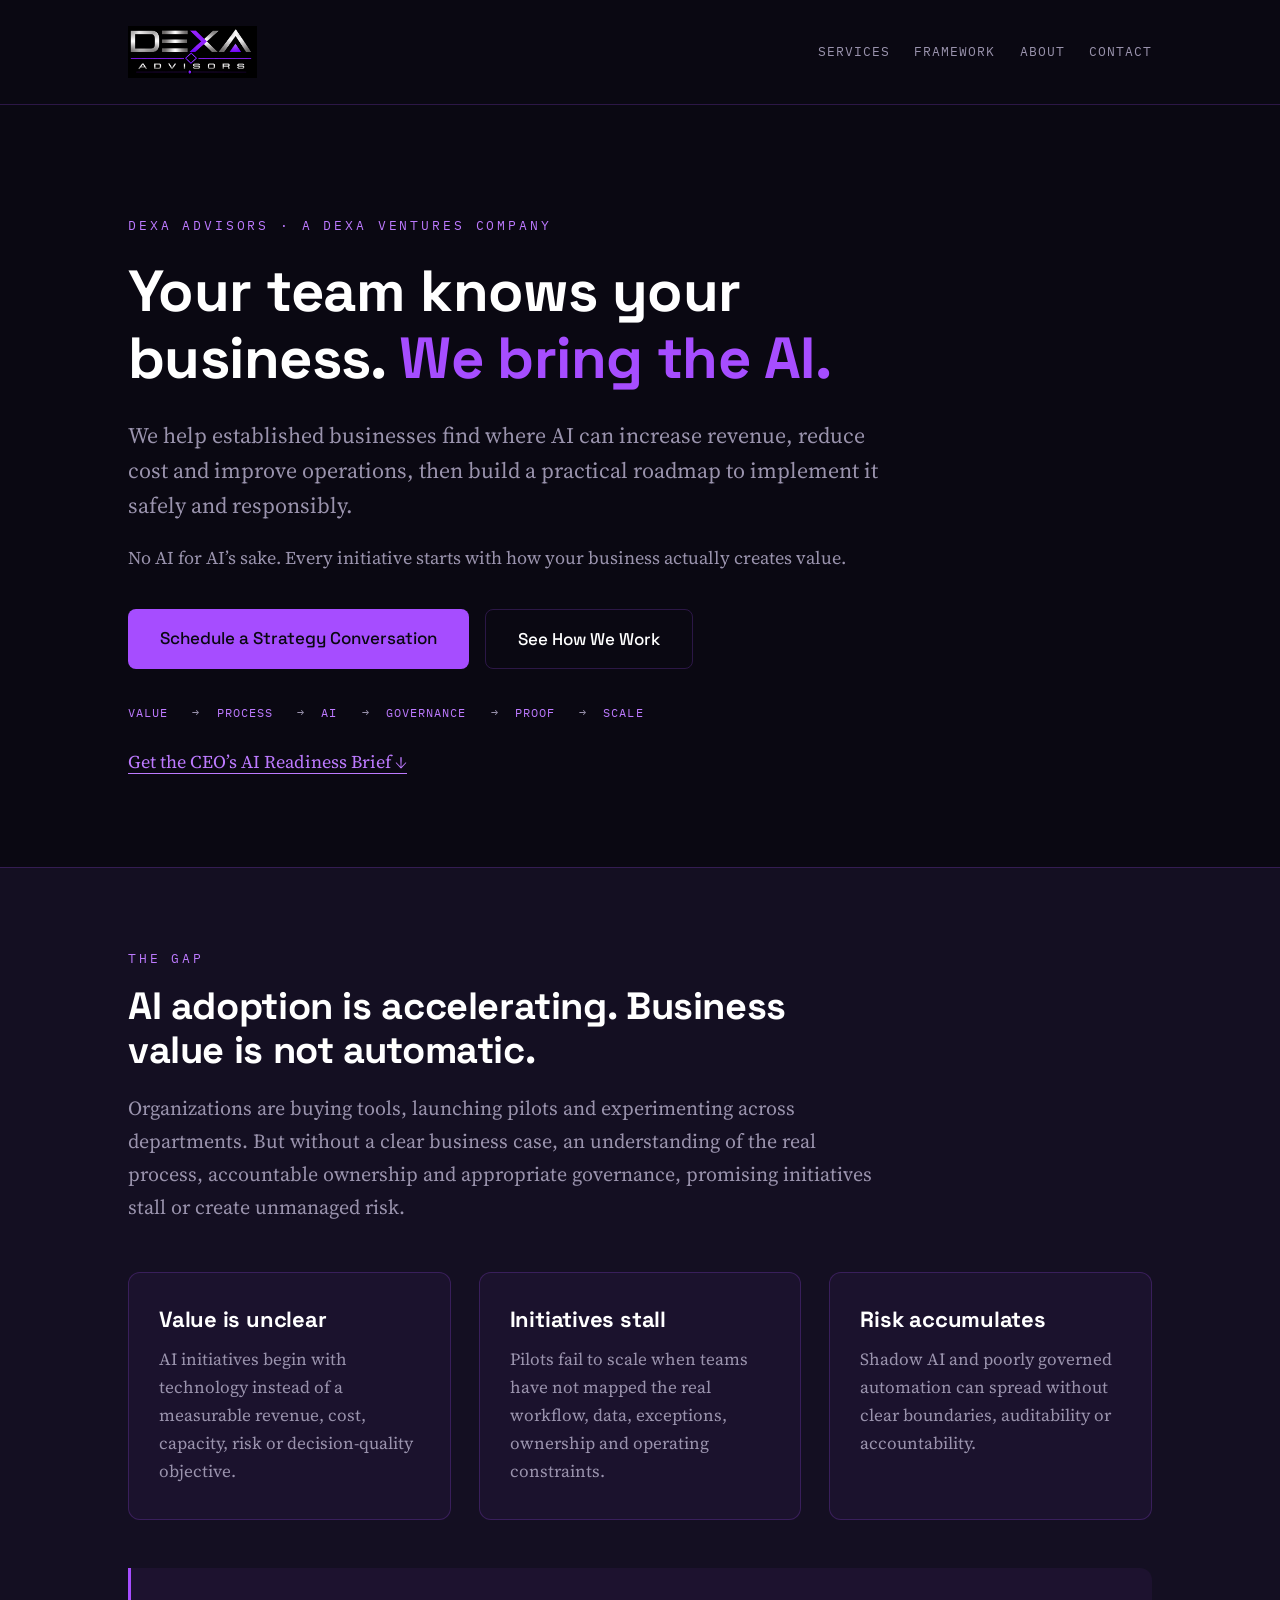
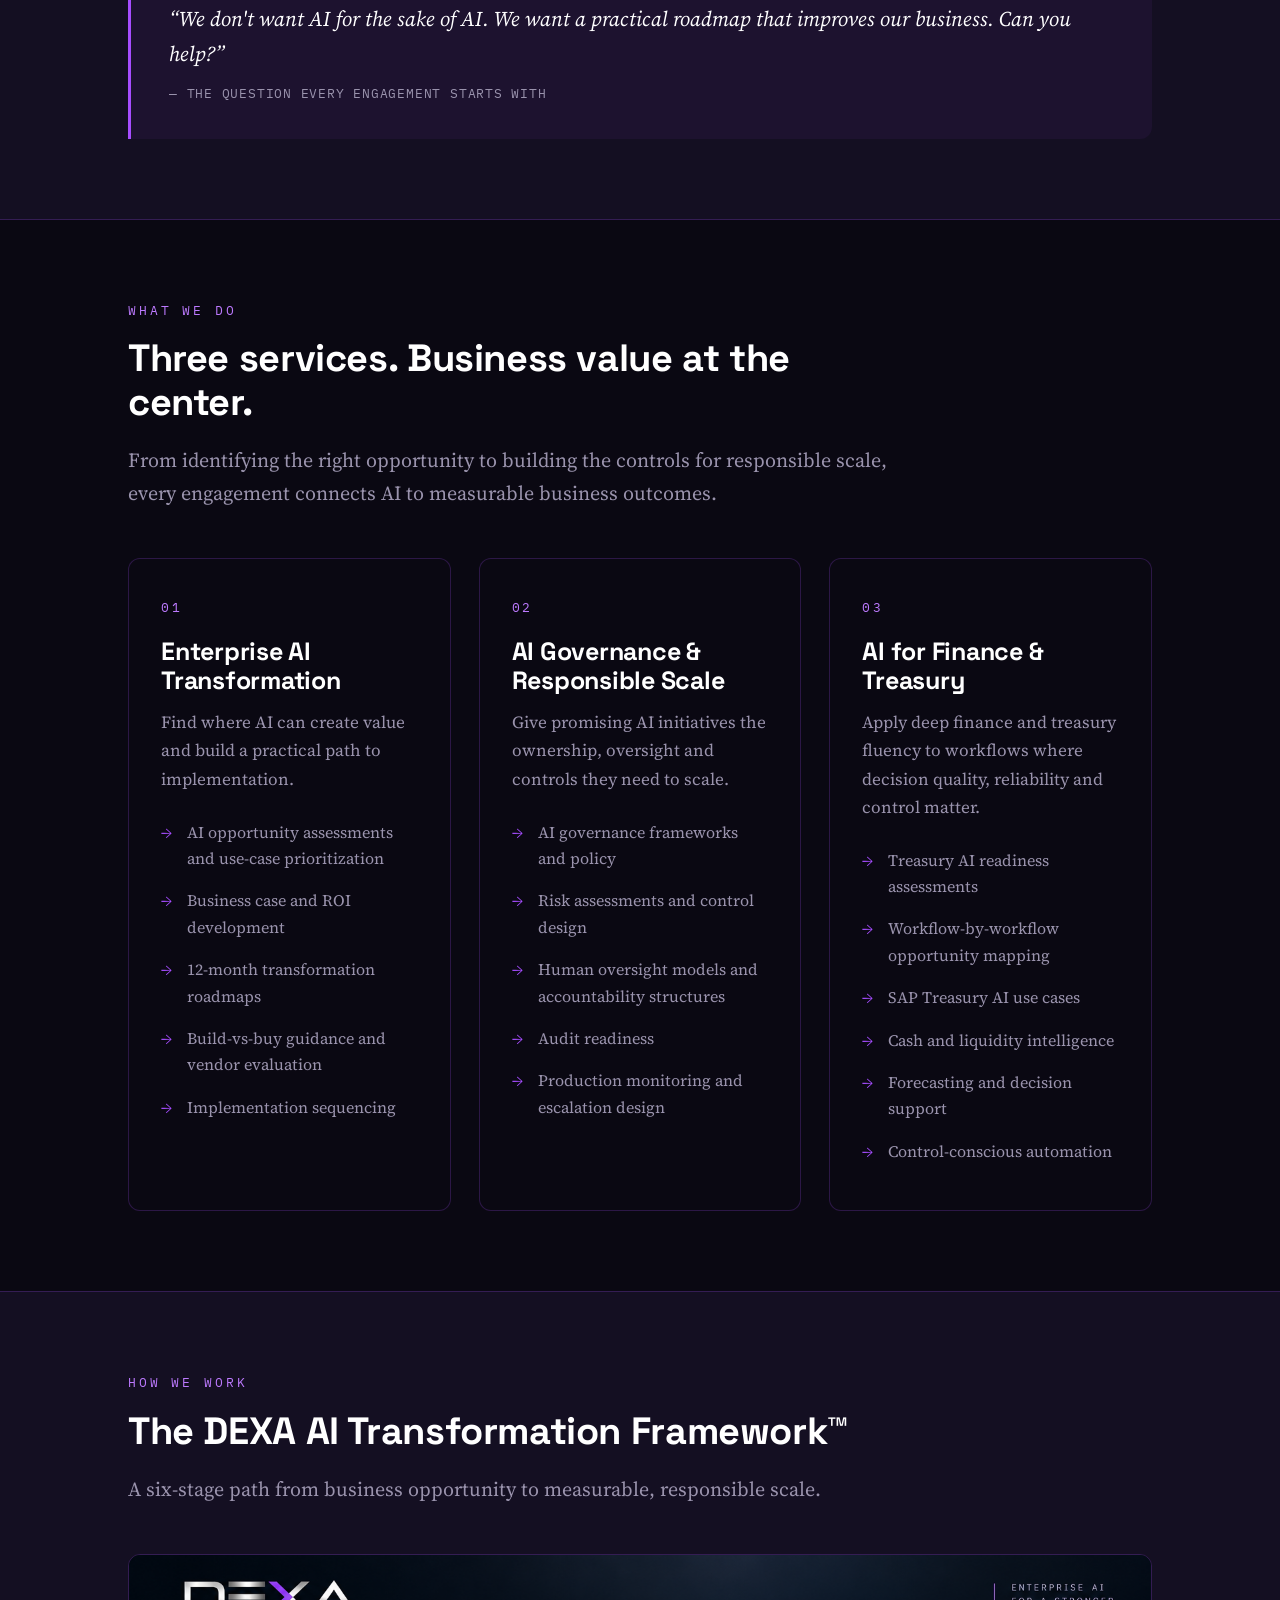
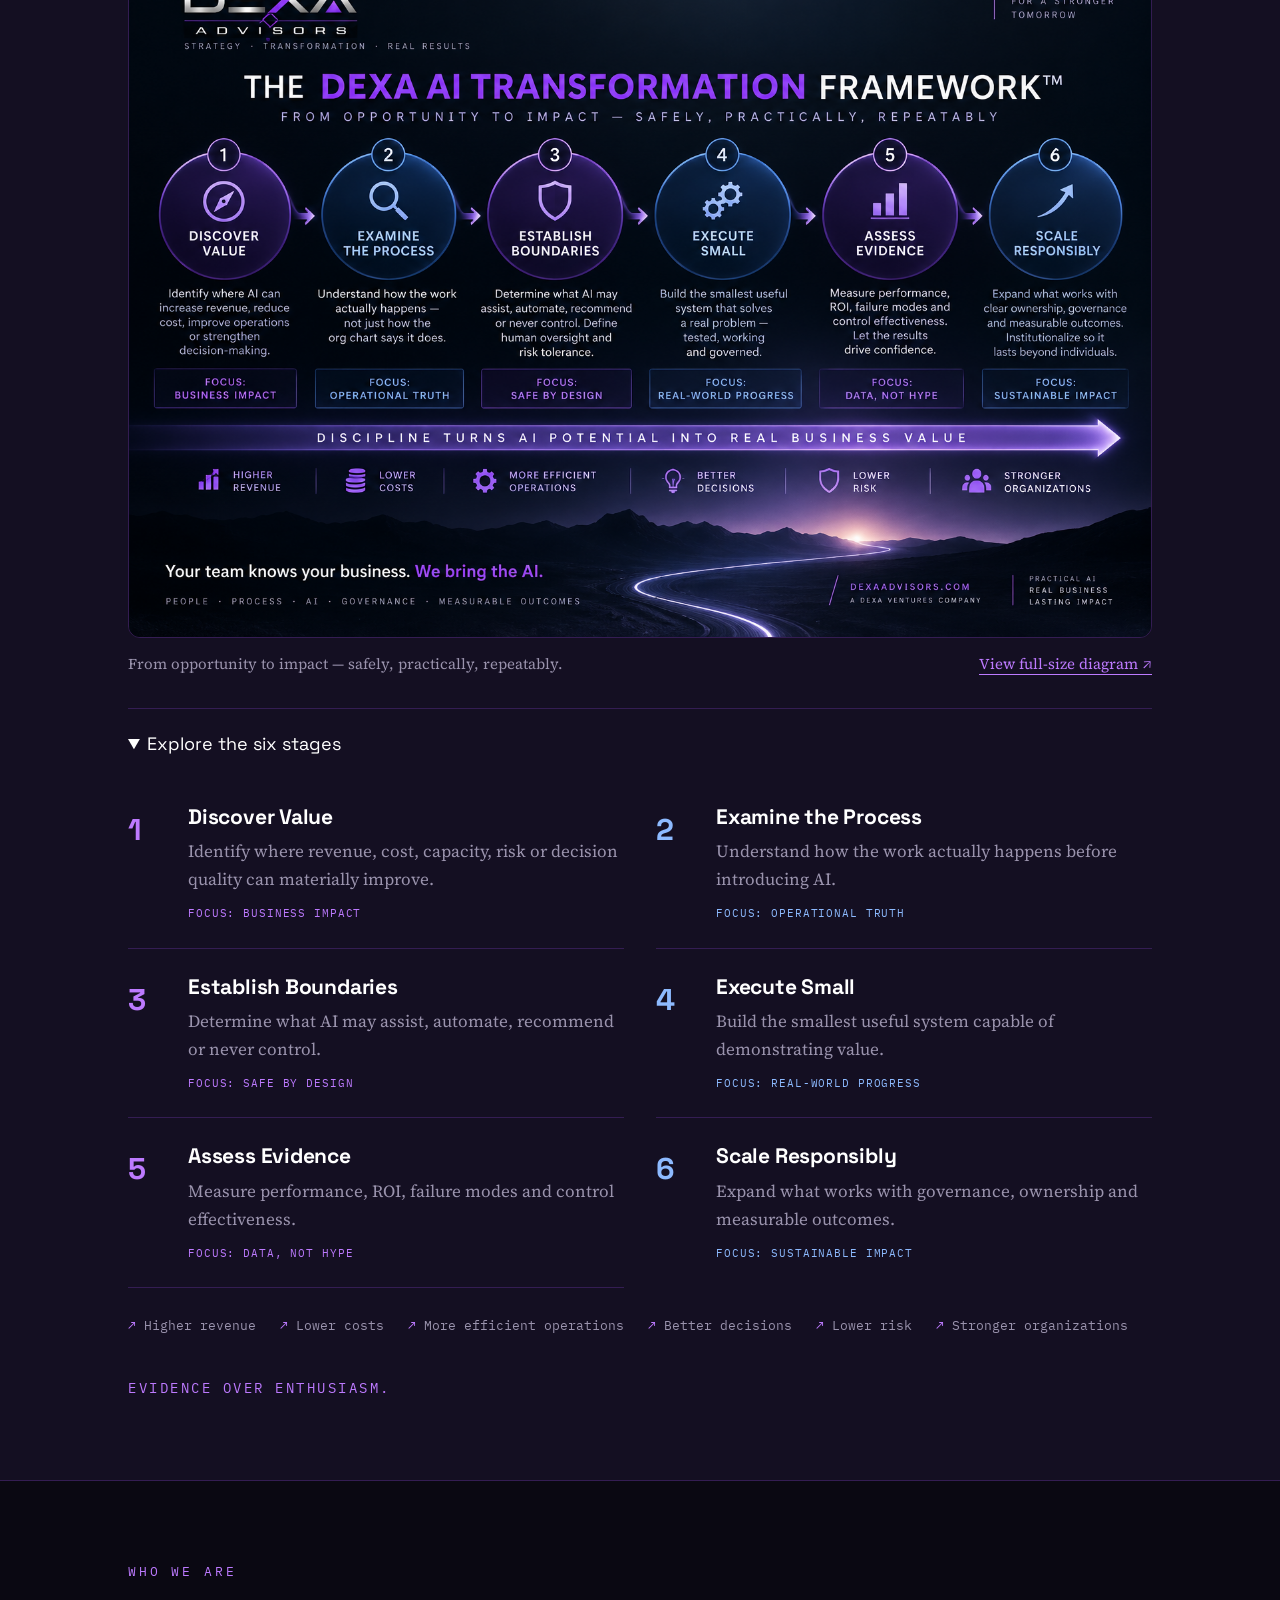
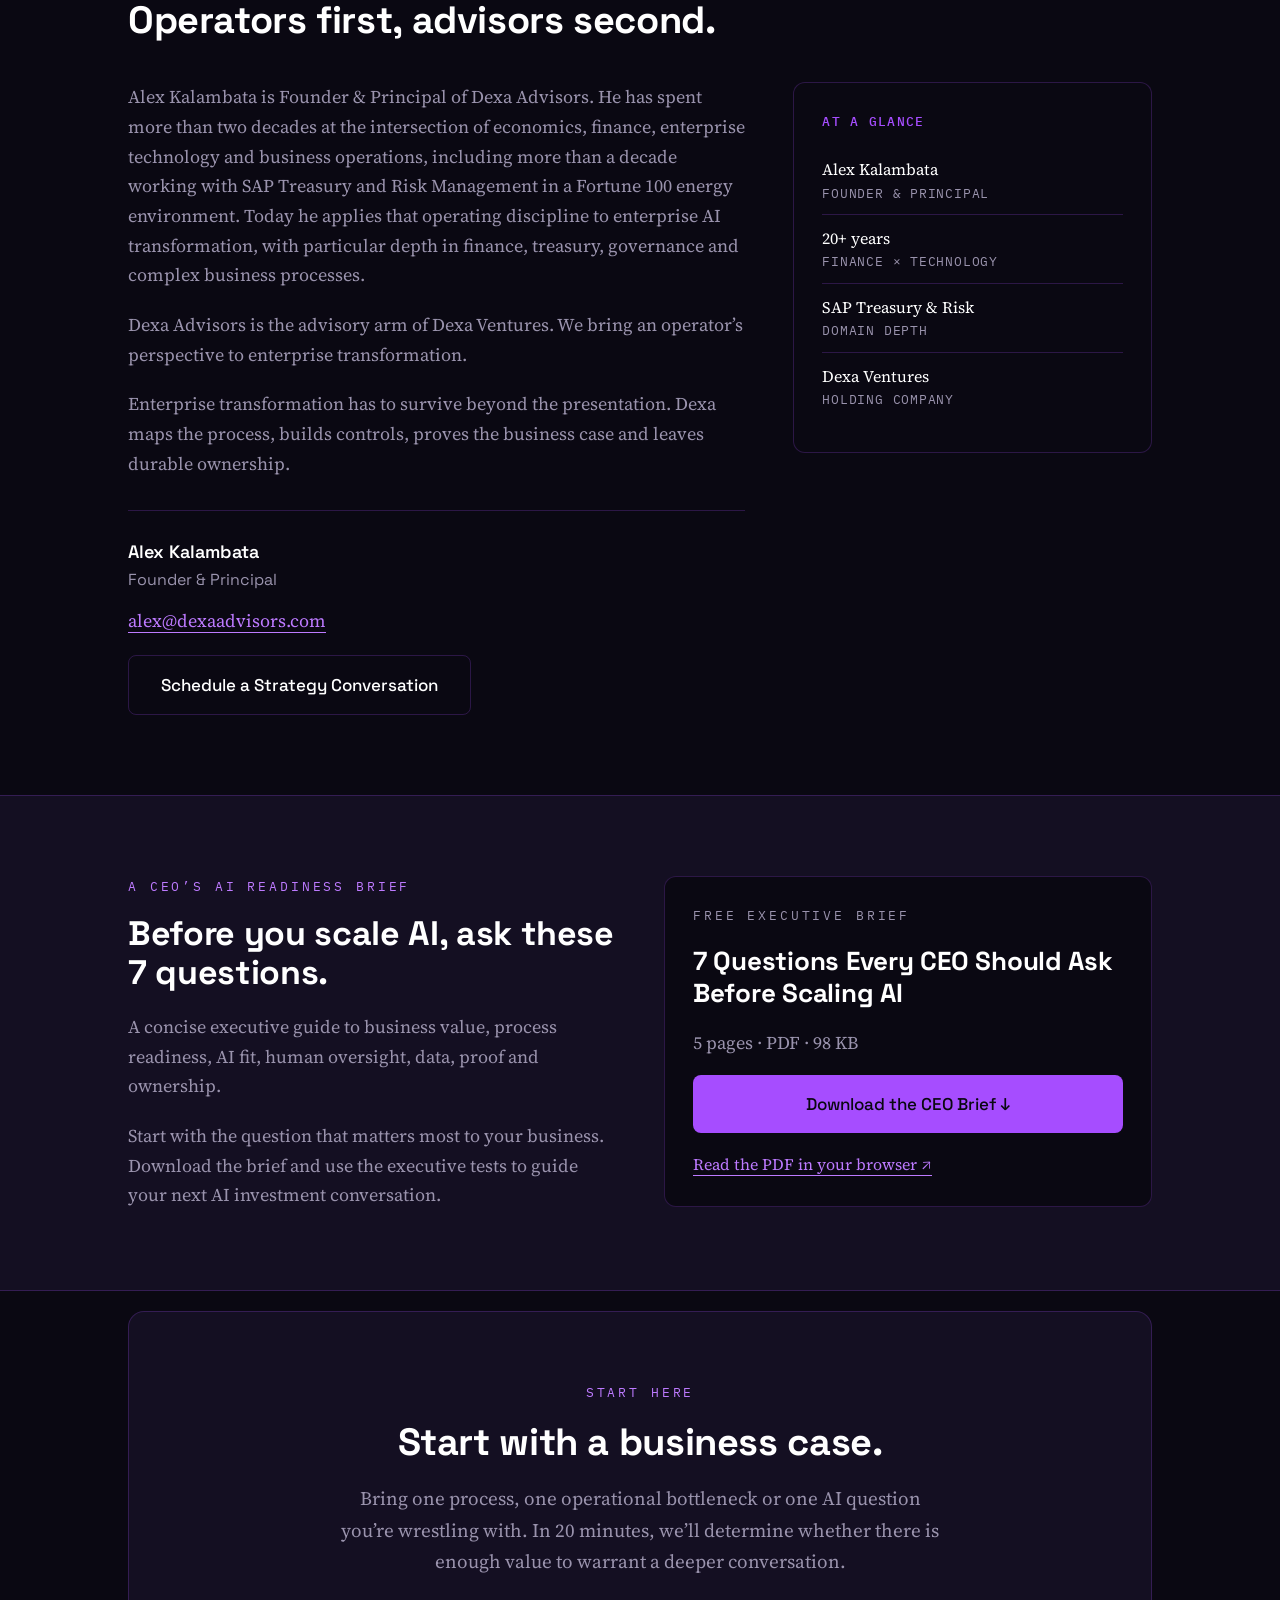
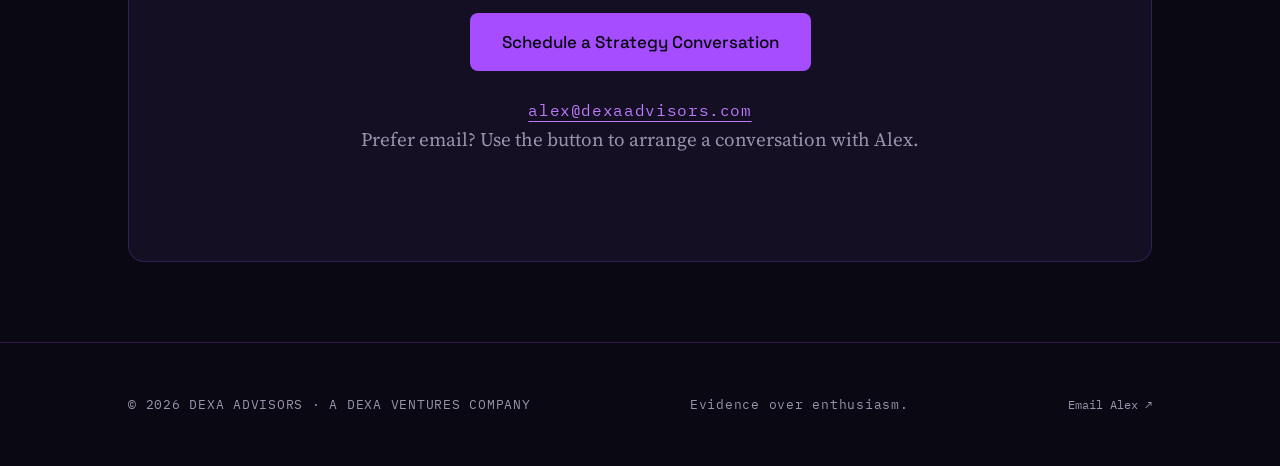
<file: index.html>
<!DOCTYPE html>
<html lang="en">
<head>
<meta charset="UTF-8">
<meta name="viewport" content="width=device-width, initial-scale=1.0">
<title>Dexa Advisors — Enterprise AI Transformation</title>
<meta name="description" content="Dexa Advisors helps established businesses increase revenue, reduce cost and improve operations with enterprise AI transformation, responsible governance, and finance and treasury expertise.">
<link rel="preconnect" href="https://fonts.googleapis.com">
<link rel="preconnect" href="https://fonts.gstatic.com" crossorigin>
<link href="https://fonts.googleapis.com/css2?family=Space+Grotesk:wght@500;700&amp;family=Source+Serif+4:ital,opsz,wght@0,8..60,400;0,8..60,600;1,8..60,400&amp;family=IBM+Plex+Mono:wght@400;500&amp;display=swap" rel="stylesheet">
<link rel="stylesheet" href="/assets/site.css">
<link rel="canonical" href="https://dexaadvisors.com/">
<meta property="og:title" content="Dexa Advisors — Enterprise AI Transformation">
<meta property="og:description" content="Dexa Advisors helps established businesses increase revenue, reduce cost and improve operations with enterprise AI transformation, responsible governance, and finance and treasury expertise.">
<meta property="og:image" content="https://dexaadvisors.com/assets/dexa-framework.png">
<meta property="og:url" content="https://dexaadvisors.com/">
<meta property="og:type" content="website">
</head>
<body>

<a class="skip-link" href="#main-content">Skip to content</a><header>
  <div class="wrap">
    <div class="brand"><a href="/" aria-label="Dexa Advisors home"><img src="/logo.png" alt="Dexa Advisors" width="1974" height="797"></a></div>
    <nav aria-label="Main navigation"><a href="/#practices">SERVICES</a><a href="/#method">FRAMEWORK</a><a href="/#about">ABOUT</a><a href="/#contact">CONTACT</a></nav>
</div>
</header>

<main id="main-content" tabindex="-1"><div class="hero">
  <div class="wrap">
    <div class="eyebrow kicker">Dexa Advisors · A Dexa Ventures Company</div>
    <h1>Your team knows your business. <em>We bring the AI.</em>
</h1>
    <p class="lead">We help established businesses find where AI can increase revenue, reduce cost and improve operations, then build a practical roadmap to implement it safely and responsibly.</p>
    <p class="hero-principle">No AI for AI’s sake. Every initiative starts with how your business actually creates value.</p>
<div class="cta-row">
      <a class="btn btn-primary" href="mailto:alex@dexaadvisors.com?subject=20-Minute%20Strategy%20Conversation%20%E2%80%94%20Dexa%20Advisors">Schedule a Strategy Conversation</a>
      <a class="btn btn-ghost" href="#method">See How We Work</a>
    </div>
  <ol class="sequence" aria-label="Our transformation approach">
<li>VALUE</li>
<li>PROCESS</li>
<li>AI</li>
<li>GOVERNANCE</li>
<li>PROOF</li>
<li>SCALE</li>
</ol>
<p style="margin-top:24px"><a class="text-link" href="#brief">Get the CEO’s AI Readiness Brief ↓</a></p>
</div>
</div>

<section class="alt" id="gap">
  <div class="wrap">
    <div class="eyebrow kicker">The gap</div>
    <h2>AI adoption is accelerating. Business value is not automatic.</h2>
    <p class="section-sub">Organizations are buying tools, launching pilots and experimenting across departments. But without a clear business case, an understanding of the real process, accountable ownership and appropriate governance, promising initiatives stall or create unmanaged risk.</p>
    <div class="gap-grid">
      <div class="gap-card">
        <h3>Value is unclear</h3>
        <p>AI initiatives begin with technology instead of a measurable revenue, cost, capacity, risk or decision-quality objective.</p>
      </div>
      <div class="gap-card">
        <h3>Initiatives stall</h3>
        <p>Pilots fail to scale when teams have not mapped the real workflow, data, exceptions, ownership and operating constraints.</p>
      </div>
      <div class="gap-card">
        <h3>Risk accumulates</h3>
        <p>Shadow AI and poorly governed automation can spread without clear boundaries, auditability or accountability.</p>
      </div>
    </div>
    <div class="pull">
      <p>“We don't want AI for the sake of AI. We want a practical roadmap that improves our business. Can you help?”</p>
      <cite>— THE QUESTION EVERY ENGAGEMENT STARTS WITH</cite>
    </div>
  </div>
</section>

<section id="practices">
  <div class="wrap">
    <div class="eyebrow kicker">What we do</div>
    <h2>Three services. Business value at the center.</h2>
    <p class="section-sub">From identifying the right opportunity to building the controls for responsible scale, every engagement connects AI to measurable business outcomes.</p>
    <div class="practice-grid">
      <div class="practice" id="transformation">
        <div class="num">01</div>
        <h3>Enterprise AI Transformation</h3>
        <p>Find where AI can create value and build a practical path to implementation.</p>
        <ul>
<li>AI opportunity assessments and use-case prioritization</li>
<li>Business case and ROI development</li>
<li>12-month transformation roadmaps</li>
<li>Build-vs-buy guidance and vendor evaluation</li>
<li>Implementation sequencing</li>
</ul>
</div>
      <div class="practice" id="governance">
        <div class="num">02</div>
        <h3>AI Governance &amp; Responsible Scale</h3>
        <p>Give promising AI initiatives the ownership, oversight and controls they need to scale.</p>
        <ul>
<li>AI governance frameworks and policy</li>
<li>Risk assessments and control design</li>
<li>Human oversight models and accountability structures</li>
<li>Audit readiness</li>
<li>Production monitoring and escalation design</li>
</ul>
</div>
      <div class="practice" id="finance-treasury">
        <div class="num">03</div>
        <h3>AI for Finance &amp; Treasury</h3>
        <p>Apply deep finance and treasury fluency to workflows where decision quality, reliability and control matter.</p>
        <ul>
<li>Treasury AI readiness assessments</li>
<li>Workflow-by-workflow opportunity mapping</li>
<li>SAP Treasury AI use cases</li>
<li>Cash and liquidity intelligence</li>
<li>Forecasting and decision support</li>
<li>Control-conscious automation</li>
</ul>
</div>
    </div>
  </div>
</section>

<section class="alt" id="method">
  <div class="wrap">
    <div class="eyebrow kicker">How we work</div>
    <h2>The DEXA AI Transformation Framework™</h2>
    <p class="section-sub">A six-stage path from business opportunity to measurable, responsible scale.</p>
    <figure class="framework-figure"><a href="/assets/dexa-framework.png" aria-label="Open the DEXA framework diagram at full size"><img src="/assets/dexa-framework.png" width="1536" height="1024" loading="lazy" decoding="async" alt="The DEXA AI Transformation Framework: Discover Value, Examine the Process, Establish Boundaries, Execute Small, Assess Evidence, Scale Responsibly. The six stages are explained below."></a><figcaption><span>From opportunity to impact — safely, practically, repeatably.</span><a class="text-link" href="/assets/dexa-framework.png">View full-size diagram ↗</a></figcaption></figure><details class="framework-details" open=""><summary>Explore the six stages</summary><ol class="steps">
<li>
<div class="n">1</div>
<div>
<h3>Discover Value</h3>
<p>Identify where revenue, cost, capacity, risk or decision quality can materially improve.</p>
<span class="step-focus">Focus: Business impact</span>
</div>
</li>
<li>
<div class="n">2</div>
<div>
<h3>Examine the Process</h3>
<p>Understand how the work actually happens before introducing AI.</p>
<span class="step-focus">Focus: Operational truth</span>
</div>
</li>
<li>
<div class="n">3</div>
<div>
<h3>Establish Boundaries</h3>
<p>Determine what AI may assist, automate, recommend or never control.</p>
<span class="step-focus">Focus: Safe by design</span>
</div>
</li>
<li>
<div class="n">4</div>
<div>
<h3>Execute Small</h3>
<p>Build the smallest useful system capable of demonstrating value.</p>
<span class="step-focus">Focus: Real-world progress</span>
</div>
</li>
<li>
<div class="n">5</div>
<div>
<h3>Assess Evidence</h3>
<p>Measure performance, ROI, failure modes and control effectiveness.</p>
<span class="step-focus">Focus: Data, not hype</span>
</div>
</li>
<li>
<div class="n">6</div>
<div>
<h3>Scale Responsibly</h3>
<p>Expand what works with governance, ownership and measurable outcomes.</p>
<span class="step-focus">Focus: Sustainable impact</span>
</div>
</li>
</ol></details><ul class="outcomes" aria-label="Business outcomes">
<li>Higher revenue</li>
<li>Lower costs</li>
<li>More efficient operations</li>
<li>Better decisions</li>
<li>Lower risk</li>
<li>Stronger organizations</li>
</ul>
<div class="method-tag">Evidence over enthusiasm.</div>
  </div>
</section>

<section id="about">
  <div class="wrap">
    <div class="eyebrow kicker">Who we are</div>
    <h2>Operators first, advisors second.</h2>
    <div class="about-grid" style="margin-top:40px">
      <div class="about-text">
<p>Alex Kalambata is Founder &amp; Principal of Dexa Advisors. He has spent more than two decades at the intersection of economics, finance, enterprise technology and business operations, including more than a decade working with SAP Treasury and Risk Management in a Fortune 100 energy environment. Today he applies that operating discipline to enterprise AI transformation, with particular depth in finance, treasury, governance and complex business processes.</p>
<p>Dexa Advisors is the advisory arm of Dexa Ventures. We bring an operator’s perspective to enterprise transformation.</p>
<p>Enterprise transformation has to survive beyond the presentation. Dexa maps the process, builds controls, proves the business case and leaves durable ownership.</p>
<div class="founder-contact">
<p><strong>Alex Kalambata</strong><span>Founder &amp; Principal</span></p>
<a class="text-link" href="mailto:alex@dexaadvisors.com">alex@dexaadvisors.com</a><a class="btn btn-ghost" href="#contact">Schedule a Strategy Conversation</a>
</div>
</div>
<div class="about-side">
        <h3>At a glance</h3>
        <ul>
          <li>Alex Kalambata<span>FOUNDER &amp; PRINCIPAL</span>
</li>
          <li>20+ years<span>FINANCE × TECHNOLOGY</span>
</li>
          <li>SAP Treasury &amp; Risk<span>DOMAIN DEPTH</span>
</li>
          <li>Dexa Ventures<span>HOLDING COMPANY</span>
</li>
        </ul>
      </div>
    </div>
  </div>
</section>

<section id="brief" class="alt"><div class="wrap brief-grid">
<div>
<div class="eyebrow kicker">A CEO’s AI Readiness Brief</div>
<h2>Before you scale AI, ask these 7 questions.</h2>
<p>A concise executive guide to business value, process readiness, AI fit, human oversight, data, proof and ownership.</p>
<p style="margin-top:20px">Start with the question that matters most to your business. Download the brief and use the executive tests to guide your next AI investment conversation.</p>
</div>
<div class="brief-download">
<p class="eyebrow">Free executive brief</p>
<h3>7 Questions Every CEO Should Ask Before Scaling AI</h3>
<p>5 pages · PDF · 98 KB</p>
<a class="btn btn-primary" href="/assets/dexa-ceo-ai-readiness-brief.pdf" download="Dexa_Advisors_CEO_AI_Readiness_Brief.pdf">Download the CEO Brief ↓</a><a class="text-link" href="/assets/dexa-ceo-ai-readiness-brief.pdf" target="_blank" rel="noopener">Read the PDF in your browser ↗</a>
</div>
</div></section><section id="contact" style="padding-top:20px">
  <div class="wrap">
    <div class="cta-panel">
      <div class="eyebrow kicker" style="margin-bottom:18px">Start here</div>
      <h2>Start with a business case.</h2>
      <p>Bring one process, one operational bottleneck or one AI question you’re wrestling with. In 20 minutes, we’ll determine whether there is enough value to warrant a deeper conversation.</p>
      <a class="btn btn-primary" href="mailto:alex@dexaadvisors.com?subject=20-Minute%20Strategy%20Conversation%20%E2%80%94%20Dexa%20Advisors">Schedule a Strategy Conversation</a>
      <div class="email"><a class="text-link" href="mailto:alex@dexaadvisors.com">alex@dexaadvisors.com</a></div>
    <p class="contact-note">Prefer email? Use the button to arrange a conversation with Alex.</p>
</div>
  </div>
</section>

</main><footer>
  <div class="wrap">
    <p>© 2026 DEXA ADVISORS · A DEXA VENTURES COMPANY</p>
    <p>Evidence over enthusiasm.</p>
  <a href="mailto:alex@dexaadvisors.com" class="footer-link">Email Alex ↗</a>
</div>
</footer>

</body>
</html>
</file>
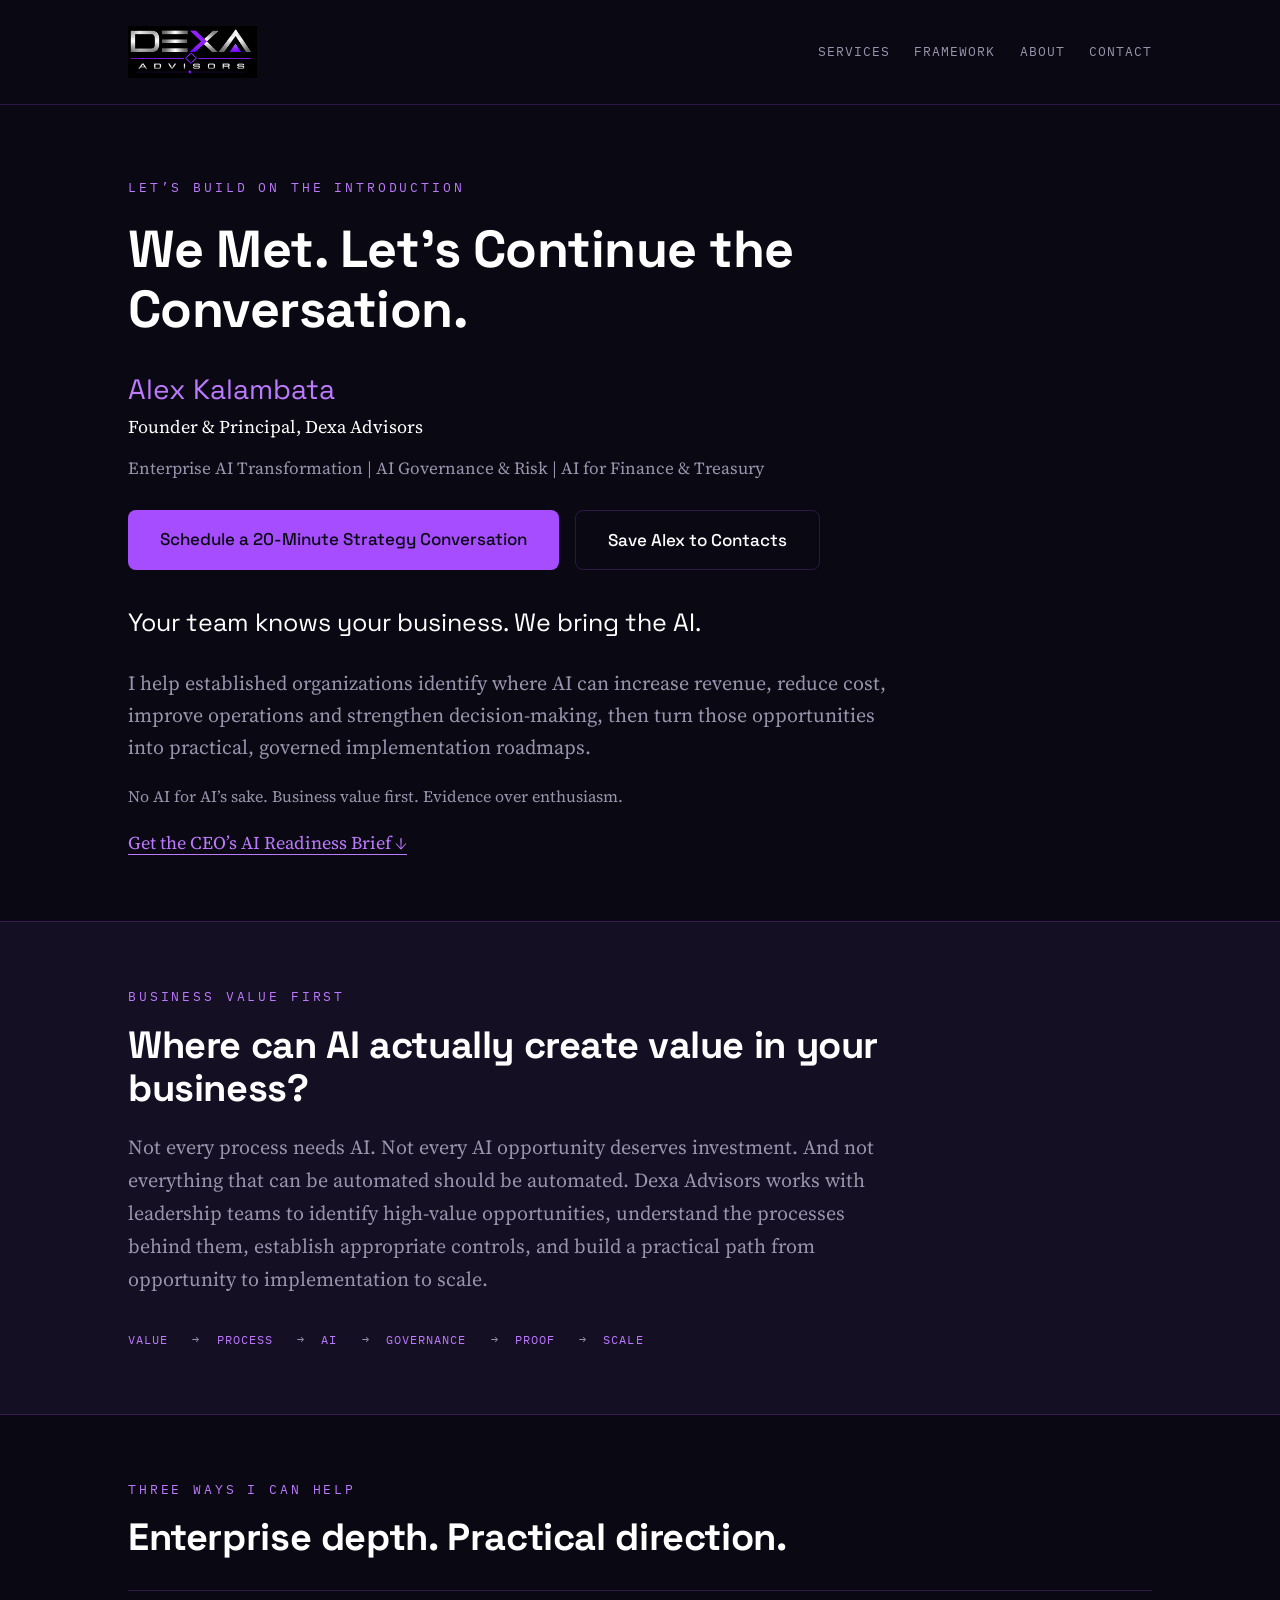
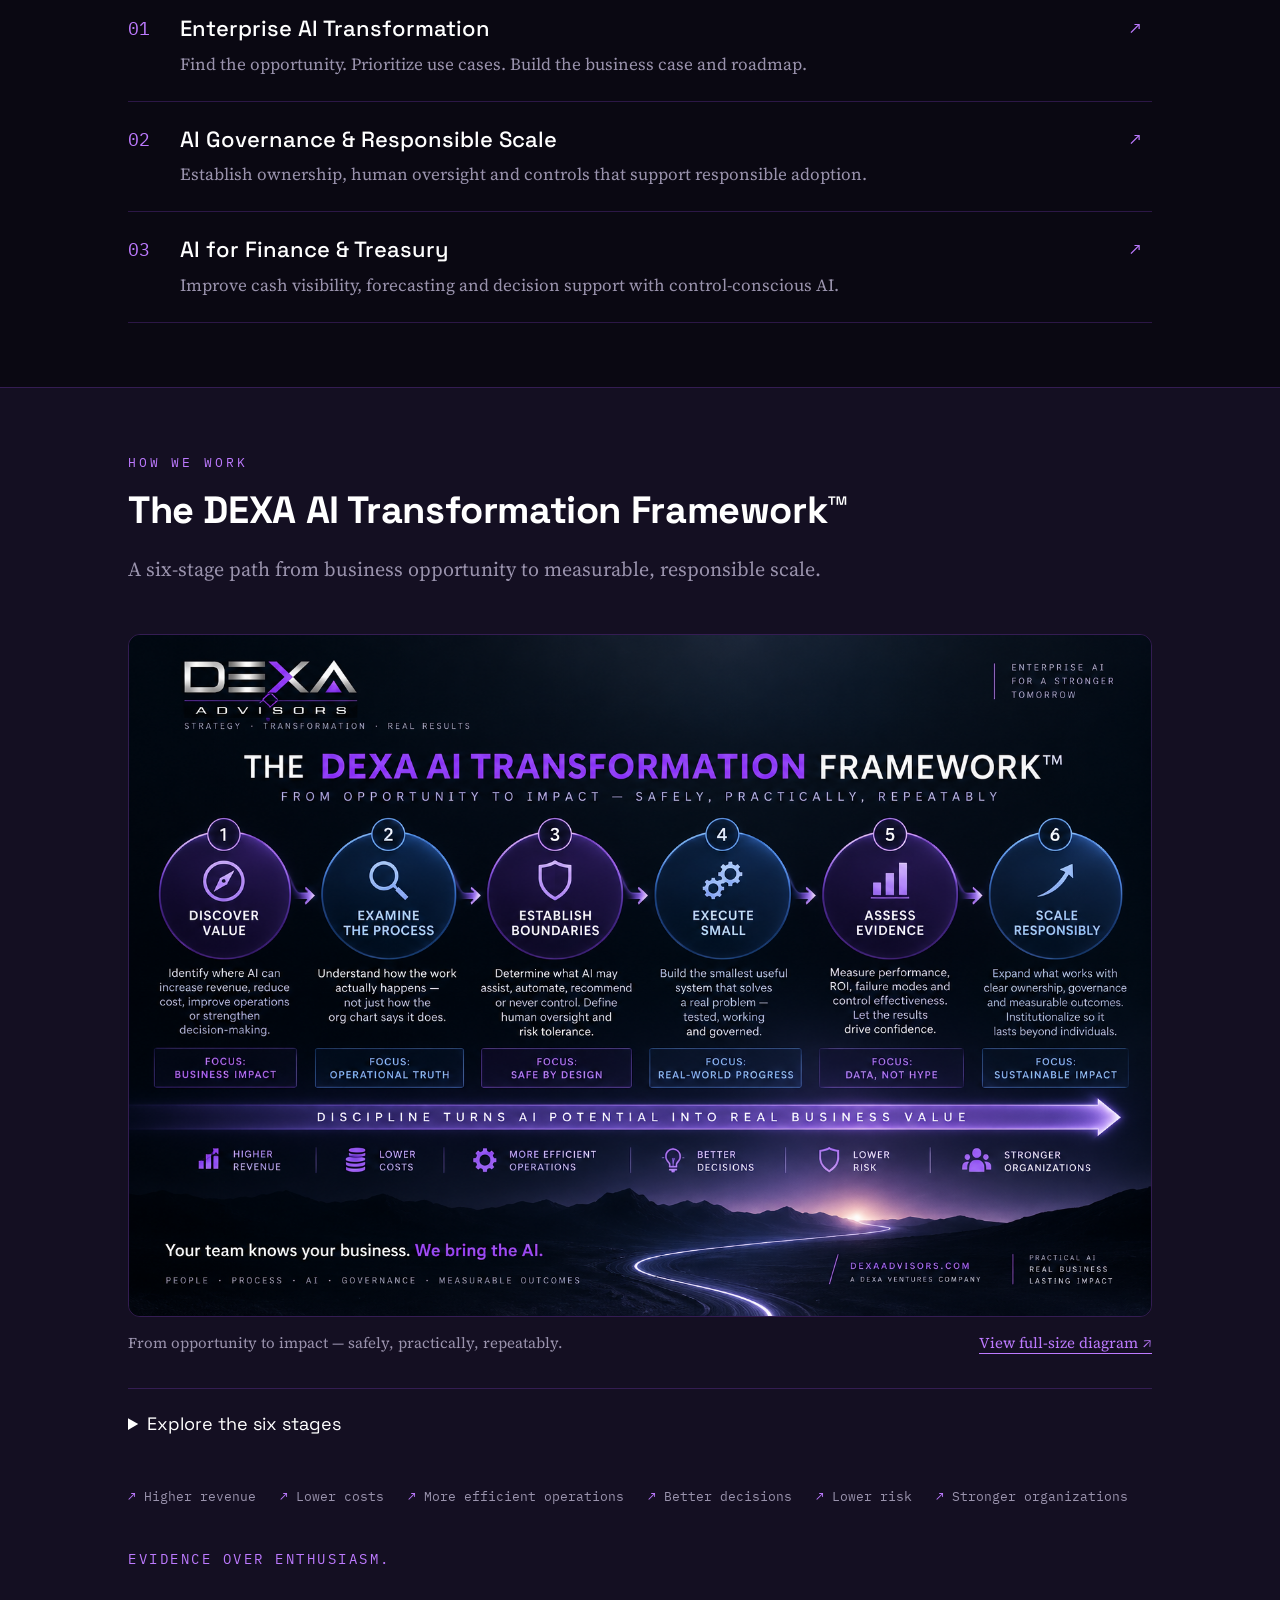
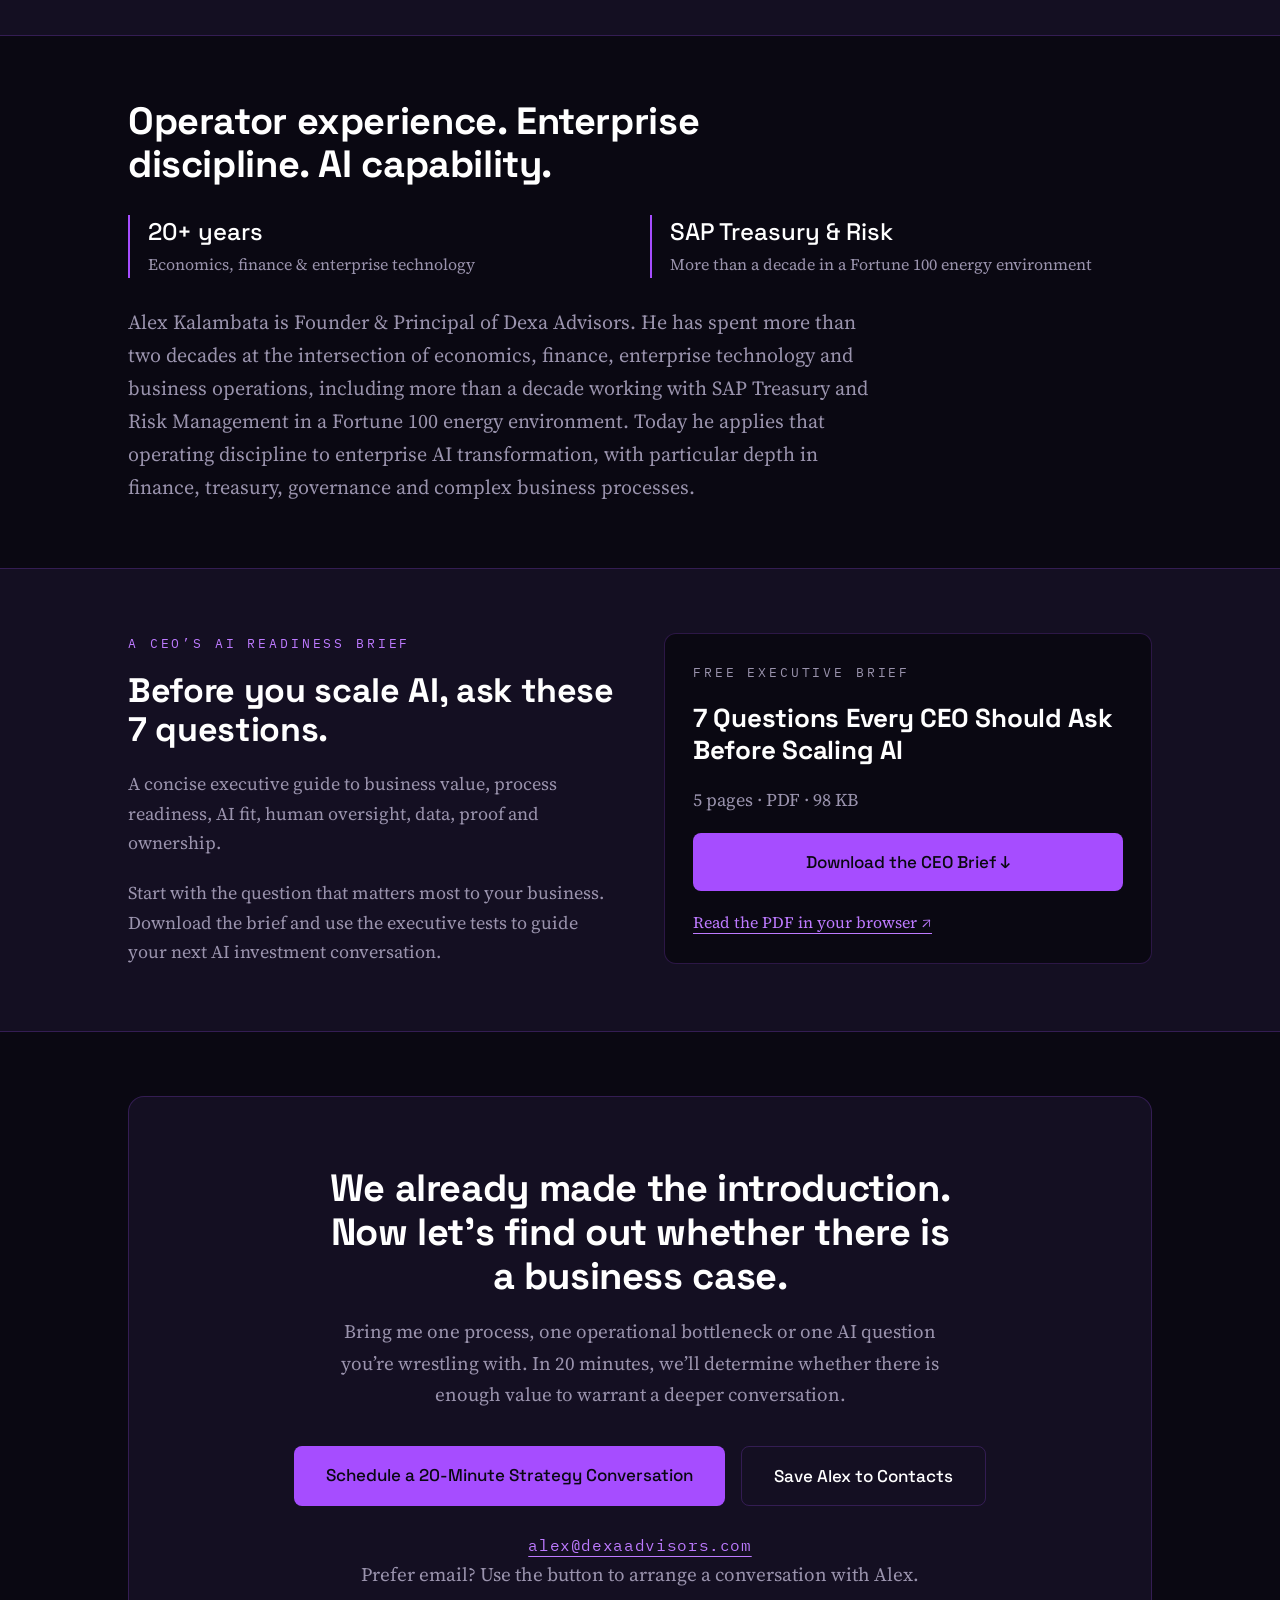
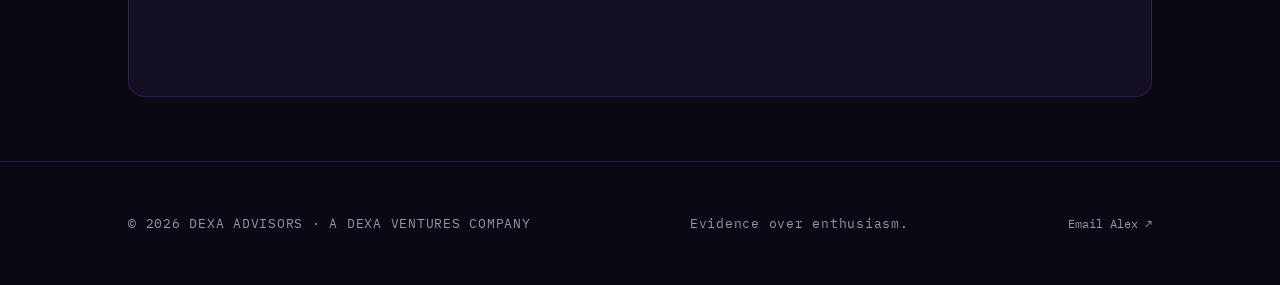
<file: Alex/index.html>
<!DOCTYPE html>
<html lang="en">
<head>
<meta charset="UTF-8">
<meta name="viewport" content="width=device-width, initial-scale=1.0">
<title>Alex Kalambata | Dexa Advisors</title>
<meta name="description" content="Meet Alex Kalambata, Founder &amp; Principal of Dexa Advisors. Continue the conversation about enterprise AI transformation, governance, finance and treasury.">
<link rel="preconnect" href="https://fonts.googleapis.com">
<link rel="preconnect" href="https://fonts.gstatic.com" crossorigin>
<link href="https://fonts.googleapis.com/css2?family=Space+Grotesk:wght@500;700&amp;family=Source+Serif+4:ital,opsz,wght@0,8..60,400;0,8..60,600;1,8..60,400&amp;family=IBM+Plex+Mono:wght@400;500&amp;display=swap" rel="stylesheet">
<link rel="stylesheet" href="/assets/site.css">
<link rel="canonical" href="https://dexaadvisors.com/alex">
<meta property="og:title" content="Alex Kalambata | Dexa Advisors">
<meta property="og:description" content="Meet Alex Kalambata, Founder &amp; Principal of Dexa Advisors. Continue the conversation about enterprise AI transformation, governance, finance and treasury.">
<meta property="og:image" content="https://dexaadvisors.com/assets/dexa-framework.png">
<meta property="og:url" content="https://dexaadvisors.com/alex">
<meta property="og:type" content="website">
</head>
<body class="alex-page">
<a class="skip-link" href="#main-content">Skip to content</a><header>
  <div class="wrap">
    <div class="brand"><a href="/" aria-label="Dexa Advisors home"><img src="/logo.png" alt="Dexa Advisors" width="1974" height="797"></a></div>
    <nav aria-label="Main navigation"><a href="/#practices">SERVICES</a><a href="/#method">FRAMEWORK</a><a href="/#about">ABOUT</a><a href="/#contact">CONTACT</a></nav>
</div>
</header>

<main id="main-content" tabindex="-1"><div class="hero"><div class="wrap">
<div class="eyebrow kicker">Let’s build on the introduction</div>
<h1>We Met. Let’s Continue the Conversation.</h1>
<p class="profile-role">Alex Kalambata</p>
<p>Founder &amp; Principal, Dexa Advisors</p>
<p class="profile-focus">Enterprise AI Transformation | AI Governance &amp; Risk | AI for Finance &amp; Treasury</p>
<div class="cta-row">
<a class="btn btn-primary" href="mailto:alex@dexaadvisors.com?subject=20-Minute%20Strategy%20Conversation%20%E2%80%94%20Dexa%20Advisors">Schedule a 20-Minute Strategy Conversation</a><a class="btn btn-ghost" href="/alex-kalambata.vcf" download>Save Alex to Contacts</a>
</div>
<p class="profile-headline">Your team knows your business. We bring the AI.</p>
<p class="lead">I help established organizations identify where AI can increase revenue, reduce cost, improve operations and strengthen decision-making, then turn those opportunities into practical, governed implementation roadmaps.</p>
<p class="profile-principle">No AI for AI’s sake. Business value first. Evidence over enthusiasm.</p>
<p style="margin-top:18px"><a class="text-link" href="#brief">Get the CEO’s AI Readiness Brief ↓</a></p>
</div></div>
<section class="alt"><div class="wrap">
<div class="eyebrow kicker">Business value first</div>
<h2>Where can AI actually create value in your business?</h2>
<p class="section-sub" style="margin-bottom:24px">Not every process needs AI. Not every AI opportunity deserves investment. And not everything that can be automated should be automated. Dexa Advisors works with leadership teams to identify high-value opportunities, understand the processes behind them, establish appropriate controls, and build a practical path from opportunity to implementation to scale.</p>
<ol class="sequence" aria-label="Our transformation approach">
<li>VALUE</li>
<li>PROCESS</li>
<li>AI</li>
<li>GOVERNANCE</li>
<li>PROOF</li>
<li>SCALE</li>
</ol>
</div></section><section id="services"><div class="wrap">
<div class="eyebrow kicker">Three ways I can help</div>
<h2>Enterprise depth. Practical direction.</h2>
<ul class="service-links">
<li><a href="/#transformation"><span class="num">01</span><span><strong>Enterprise AI Transformation</strong><small>Find the opportunity. Prioritize use cases. Build the business case and roadmap.</small></span><span class="arrow" aria-hidden="true">↗</span></a></li>
<li><a href="/#governance"><span class="num">02</span><span><strong>AI Governance &amp; Responsible Scale</strong><small>Establish ownership, human oversight and controls that support responsible adoption.</small></span><span class="arrow" aria-hidden="true">↗</span></a></li>
<li><a href="/#finance-treasury"><span class="num">03</span><span><strong>AI for Finance &amp; Treasury</strong><small>Improve cash visibility, forecasting and decision support with control-conscious AI.</small></span><span class="arrow" aria-hidden="true">↗</span></a></li>
</ul>
</div></section><section class="alt" id="method">
  <div class="wrap">
    <div class="eyebrow kicker">How we work</div>
    <h2>The DEXA AI Transformation Framework™</h2>
    <p class="section-sub">A six-stage path from business opportunity to measurable, responsible scale.</p>
    <figure class="framework-figure"><a href="/assets/dexa-framework.png" aria-label="Open the DEXA framework diagram at full size"><img src="/assets/dexa-framework.png" width="1536" height="1024" loading="lazy" decoding="async" alt="The DEXA AI Transformation Framework: Discover Value, Examine the Process, Establish Boundaries, Execute Small, Assess Evidence, Scale Responsibly. The six stages are explained below."></a><figcaption><span>From opportunity to impact — safely, practically, repeatably.</span><a class="text-link" href="/assets/dexa-framework.png">View full-size diagram ↗</a></figcaption></figure><details class="framework-details"><summary>Explore the six stages</summary><ol class="steps">
<li>
<div class="n">1</div>
<div>
<h3>Discover Value</h3>
<p>Identify where revenue, cost, capacity, risk or decision quality can materially improve.</p>
<span class="step-focus">Focus: Business impact</span>
</div>
</li>
<li>
<div class="n">2</div>
<div>
<h3>Examine the Process</h3>
<p>Understand how the work actually happens before introducing AI.</p>
<span class="step-focus">Focus: Operational truth</span>
</div>
</li>
<li>
<div class="n">3</div>
<div>
<h3>Establish Boundaries</h3>
<p>Determine what AI may assist, automate, recommend or never control.</p>
<span class="step-focus">Focus: Safe by design</span>
</div>
</li>
<li>
<div class="n">4</div>
<div>
<h3>Execute Small</h3>
<p>Build the smallest useful system capable of demonstrating value.</p>
<span class="step-focus">Focus: Real-world progress</span>
</div>
</li>
<li>
<div class="n">5</div>
<div>
<h3>Assess Evidence</h3>
<p>Measure performance, ROI, failure modes and control effectiveness.</p>
<span class="step-focus">Focus: Data, not hype</span>
</div>
</li>
<li>
<div class="n">6</div>
<div>
<h3>Scale Responsibly</h3>
<p>Expand what works with governance, ownership and measurable outcomes.</p>
<span class="step-focus">Focus: Sustainable impact</span>
</div>
</li>
</ol></details><ul class="outcomes" aria-label="Business outcomes">
<li>Higher revenue</li>
<li>Lower costs</li>
<li>More efficient operations</li>
<li>Better decisions</li>
<li>Lower risk</li>
<li>Stronger organizations</li>
</ul>
<div class="method-tag">Evidence over enthusiasm.</div>
  </div>
</section>

<section id="about"><div class="wrap">
<h2>Operator experience. Enterprise discipline. AI capability.</h2>
<div class="credibility">
<p><strong>20+ years</strong><span>Economics, finance &amp; enterprise technology</span></p>
<p><strong>SAP Treasury &amp; Risk</strong><span>More than a decade in a Fortune 100 energy environment</span></p>
</div>
<p class="section-sub" style="margin-bottom:0">Alex Kalambata is Founder &amp; Principal of Dexa Advisors. He has spent more than two decades at the intersection of economics, finance, enterprise technology and business operations, including more than a decade working with SAP Treasury and Risk Management in a Fortune 100 energy environment. Today he applies that operating discipline to enterprise AI transformation, with particular depth in finance, treasury, governance and complex business processes.</p>
</div></section><section id="brief" class="alt"><div class="wrap brief-grid">
<div>
<div class="eyebrow kicker">A CEO’s AI Readiness Brief</div>
<h2>Before you scale AI, ask these 7 questions.</h2>
<p>A concise executive guide to business value, process readiness, AI fit, human oversight, data, proof and ownership.</p>
<p style="margin-top:20px">Start with the question that matters most to your business. Download the brief and use the executive tests to guide your next AI investment conversation.</p>
</div>
<div class="brief-download">
<p class="eyebrow">Free executive brief</p>
<h3>7 Questions Every CEO Should Ask Before Scaling AI</h3>
<p>5 pages · PDF · 98 KB</p>
<a class="btn btn-primary" href="/assets/dexa-ceo-ai-readiness-brief.pdf" download="Dexa_Advisors_CEO_AI_Readiness_Brief.pdf">Download the CEO Brief ↓</a><a class="text-link" href="/assets/dexa-ceo-ai-readiness-brief.pdf" target="_blank" rel="noopener">Read the PDF in your browser ↗</a>
</div>
</div></section><section id="contact"><div class="wrap"><div class="cta-panel">
<h2>We already made the introduction. Now let’s find out whether there is a business case.</h2>
<p>Bring me one process, one operational bottleneck or one AI question you’re wrestling with. In 20 minutes, we’ll determine whether there is enough value to warrant a deeper conversation.</p>
<div class="cta-row">
<a class="btn btn-primary" href="mailto:alex@dexaadvisors.com?subject=20-Minute%20Strategy%20Conversation%20%E2%80%94%20Dexa%20Advisors">Schedule a 20-Minute Strategy Conversation</a><a class="btn btn-ghost" href="/alex-kalambata.vcf" download>Save Alex to Contacts</a>
</div>
<div class="email"><a class="text-link" href="mailto:alex@dexaadvisors.com">alex@dexaadvisors.com</a></div>
<p class="contact-note">Prefer email? Use the button to arrange a conversation with Alex.</p>
</div></div></section></main><footer>
  <div class="wrap">
    <p>© 2026 DEXA ADVISORS · A DEXA VENTURES COMPANY</p>
    <p>Evidence over enthusiasm.</p>
  <a href="mailto:alex@dexaadvisors.com" class="footer-link">Email Alex ↗</a>
</div>
</footer>

</body>
</html>
</file>
<file: assets/site.css>
:root{
    --bg:#0A0812; --panel:#140F22; --violet:#A64DFF;
    --title:#FFFFFF; --muted:#9A93AD; --line:rgba(166,77,255,.22);
  }
  *{margin:0;padding:0;box-sizing:border-box}
  body{background:var(--bg);color:var(--title);font-family:'Source Serif 4',Georgia,serif;font-size:18px;line-height:1.65}
  .wrap{max-width:1080px;margin:0 auto;padding:0 28px}
  .eyebrow{font-family:'IBM Plex Mono',monospace;font-size:13px;letter-spacing:.22em;text-transform:uppercase;color:var(--violet)}
  h1,h2,h3{font-family:'Space Grotesk',sans-serif;font-weight:700;line-height:1.15;letter-spacing:-.01em}
  /* header */
  header{padding:26px 0;border-bottom:1px solid var(--line)}
  header .wrap{display:flex;justify-content:space-between;align-items:center}
  .brand img{height:52px;display:block}
  @media(max-width:700px){.brand img{height:42px}}
  nav a{font-family:'IBM Plex Mono',monospace;font-size:13px;color:var(--muted);text-decoration:none;margin-left:28px;letter-spacing:.08em}
  nav a:hover{color:var(--title)}
  /* hero */
  .hero{padding:110px 0 90px;text-align:left}
  .hero .eyebrow{margin-bottom:22px}
  .hero h1{font-size:58px;max-width:820px;margin-bottom:26px}
  .hero h1 em{font-style:normal;color:var(--violet)}
  .hero p.lead{font-size:22px;color:var(--muted);max-width:760px;margin-bottom:40px;line-height:1.6}
  .cta-row{display:flex;gap:16px;flex-wrap:wrap}
  .btn{display:inline-block;font-family:'Space Grotesk',sans-serif;font-weight:500;font-size:17px;text-decoration:none;padding:15px 32px;border-radius:8px;transition:transform .15s ease}
  .btn-primary{background:var(--violet);color:#0A0812}
  .btn-primary:hover{transform:translateY(-2px)}
  .btn-ghost{border:1px solid var(--line);color:var(--title)}
  .btn-ghost:hover{border-color:var(--violet)}
  /* sections */
  section{padding:80px 0}
  section.alt{background:var(--panel);border-top:1px solid var(--line);border-bottom:1px solid var(--line)}
  .kicker{margin-bottom:16px}
  h2{font-size:38px;margin-bottom:20px;max-width:760px}
  .section-sub{color:var(--muted);font-size:20px;max-width:760px;margin-bottom:48px}
  /* gap */
  .gap-grid{display:flex;gap:28px;flex-wrap:wrap}
  .gap-card{flex:1 1 280px;background:rgba(166,77,255,.05);border:1px solid var(--line);border-radius:12px;padding:34px 30px}
  .gap-card h3{font-size:22px;margin-bottom:12px}
  .gap-card p{color:var(--muted);font-size:17px}
  .pull{margin-top:48px;padding:34px 38px;border-left:3px solid var(--violet);background:rgba(166,77,255,.06);border-radius:0 12px 12px 0}
  .pull p{font-size:21px;font-style:italic;color:var(--title)}
  .pull cite{display:block;margin-top:12px;font-style:normal;font-family:'IBM Plex Mono',monospace;font-size:13px;color:var(--muted);letter-spacing:.06em}
  /* practices */
  .practice-grid{display:flex;gap:28px;flex-wrap:wrap}
  .practice{flex:1 1 280px;border:1px solid var(--line);border-radius:12px;padding:38px 32px;background:var(--bg)}
  .practice .num{font-family:'IBM Plex Mono',monospace;font-size:13px;color:var(--violet);letter-spacing:.2em;margin-bottom:18px}
  .practice h3{font-size:25px;margin-bottom:14px}
  .practice p{color:var(--muted);font-size:17px;margin-bottom:18px}
  .practice ul{list-style:none}
  .practice li{font-size:16px;color:var(--muted);padding:8px 0 8px 26px;position:relative}
  .practice li::before{content:"→";position:absolute;left:0;color:var(--violet)}
  /* method */
  .steps{list-style:none;counter-reset:step;max-width:820px}
  .steps li{counter-increment:step;display:flex;gap:26px;padding:26px 0;border-bottom:1px solid var(--line)}
  .steps li:last-child{border-bottom:none}
  .steps .n{font-family:'Space Grotesk',sans-serif;font-weight:700;font-size:30px;color:var(--violet);min-width:52px}
  .steps h3{font-size:21px;margin-bottom:8px}
  .steps p{color:var(--muted);font-size:17px}
  .method-tag{margin-top:40px;font-family:'IBM Plex Mono',monospace;font-size:14px;letter-spacing:.18em;color:var(--violet);text-transform:uppercase}
  /* about */
  .about-grid{display:flex;gap:48px;flex-wrap:wrap;align-items:flex-start}
  .about-text{flex:2 1 420px}
  .about-text p{color:var(--muted);margin-bottom:20px;font-size:18px}
  .about-text p strong{color:var(--title);font-weight:600}
  .about-side{flex:1 1 260px;background:var(--bg);border:1px solid var(--line);border-radius:12px;padding:32px 28px}
  .about-side h3{font-size:18px;margin-bottom:16px;font-family:'IBM Plex Mono',monospace;font-weight:500;letter-spacing:.1em;text-transform:uppercase;color:var(--violet);font-size:13px}
  .about-side ul{list-style:none}
  .about-side li{padding:10px 0;border-bottom:1px solid var(--line);font-size:16px}
  .about-side li:last-child{border-bottom:none}
  .about-side li span{display:block;font-size:13px;color:var(--muted);font-family:'IBM Plex Mono',monospace;letter-spacing:.06em}
  /* cta */
  .cta-panel{background:var(--panel);border:1px solid var(--line);border-radius:16px;padding:70px 60px;text-align:center}
  .cta-panel h2{margin:0 auto 18px;max-width:640px}
  .cta-panel p{color:var(--muted);font-size:19px;max-width:600px;margin:0 auto 36px}
  .cta-panel .email{font-family:'IBM Plex Mono',monospace;font-size:16px;color:var(--violet);margin-top:26px;letter-spacing:.04em}
  /* footer */
  footer{padding:44px 0;border-top:1px solid var(--line)}
  footer .wrap{display:flex;justify-content:space-between;flex-wrap:wrap;gap:16px;align-items:center}
  footer p{font-family:'IBM Plex Mono',monospace;font-size:12.5px;color:var(--muted);letter-spacing:.06em}
  @media(max-width:700px){
    .hero h1{font-size:40px}
    h2{font-size:30px}
    .cta-panel{padding:48px 28px}
    nav{display:none}
  }

  html{scroll-behavior:smooth;scroll-padding-top:24px}
  .hero-principle{max-width:760px;color:var(--muted);margin:-20px 0 36px;font-size:18px}
  .sequence{display:flex;flex-wrap:wrap;gap:10px 16px;list-style:none;font-family:'IBM Plex Mono',monospace;font-size:12px;letter-spacing:.09em;color:var(--violet);margin:34px 0 0}
  .sequence li:not(:last-child)::after{content:' →';margin-left:16px;color:var(--muted)}
  .text-link{color:var(--violet);text-underline-offset:5px}
  a:focus-visible,button:focus-visible,input:focus-visible{outline:3px solid #D4A8FF;outline-offset:5px}
  .email{overflow-wrap:anywhere}
  .profile-role{color:var(--violet);font-family:'Space Grotesk',sans-serif;font-size:22px;margin-bottom:16px}
  .profile-focus{color:var(--muted);max-width:740px;margin-bottom:24px;font-size:17px}
  .profile-headline{font-family:'Space Grotesk',sans-serif;font-size:25px;margin:26px 0 18px;max-width:720px}
  @media(max-width:700px){header .wrap{flex-wrap:wrap;gap:22px}nav{display:flex;flex-wrap:wrap;gap:12px 20px}nav a{margin-left:0;font-size:11px}.hero{padding:65px 0 60px}.hero h1{font-size:clamp(34px,8vw,40px)}.hero p.lead{font-size:20px}section{padding:60px 0}.wrap{padding:0 22px}.btn{padding:14px 22px;max-width:100%;text-align:center}.about-text{flex-basis:100%;min-width:0}.about-side{flex-basis:100%}.sequence{font-size:11px}.cta-panel .email{font-size:13px}.steps .n{min-width:30px}.steps li{gap:18px}}
  @media(prefers-reduced-motion:reduce){html{scroll-behavior:auto}.btn{transition:none}}

/* September 2026: framework visual and conference landing page */
:root{--violet-text:#BD7AFF}
.eyebrow,.sequence,.method-tag,.text-link,.profile-role,.practice .num{color:var(--violet-text)}
.brand img{width:auto;max-width:100%}
.brand{flex-shrink:0}
.brand a{display:block}
nav{display:flex;gap:24px;flex-wrap:wrap;justify-content:flex-end}
nav a{margin-left:0;padding:8px 0}
.skip-link{position:absolute;top:8px;left:12px;transform:translateY(-200%);background:#fff;color:#0a0812;padding:10px 16px;z-index:10}
.skip-link:focus{transform:translateY(0)}
.framework-figure{margin:0 0 32px}
.framework-figure img{display:block;width:100%;height:auto;border:1px solid var(--line);border-radius:12px}
.framework-figure figcaption{display:flex;justify-content:space-between;gap:16px;flex-wrap:wrap;margin-top:14px;font-size:15px;color:var(--muted)}
.framework-details{border-top:1px solid var(--line)}
summary{cursor:pointer;font-family:'Space Grotesk',sans-serif;padding:20px 0;font-size:18px}
summary:focus-visible{outline:3px solid #D4A8FF;outline-offset:5px}
.framework-details .steps{max-width:none;display:grid;grid-template-columns:1fr 1fr;gap:0 32px}
.steps .n{min-width:34px;color:var(--violet-text)}
.steps li:nth-child(even) .n{color:#8DBAFF}
.step-focus{display:block;font:11px/1.5 'IBM Plex Mono',monospace;letter-spacing:.08em;color:var(--violet-text);text-transform:uppercase;margin-top:12px}
.steps li:nth-child(even) .step-focus{color:#8DBAFF}
.outcomes{display:flex;flex-wrap:wrap;gap:10px 24px;padding-top:28px;color:var(--muted);font:13px/1.6 'IBM Plex Mono',monospace;list-style:none}
.outcomes li::before{content:'↗';color:var(--violet-text);margin-right:8px}
.alex-page .hero{padding:72px 0 64px}
.alex-page .hero h1{max-width:800px;font-size:52px}
.alex-page .profile-role{font-size:28px;margin-bottom:0}
.alex-page .profile-focus{margin-top:12px}
.alex-page .hero .cta-row{margin:28px 0 0}
.alex-page .hero .lead{font-size:20px;margin:24px 0 0}
.alex-page .profile-headline{margin-top:32px}
.alex-page section{padding:64px 0}
.service-links{list-style:none;border-top:1px solid var(--line);margin-top:30px}
.service-links li{border-bottom:1px solid var(--line)}
.service-links a{display:grid;grid-template-columns:40px 1fr 22px;gap:12px;padding:23px 0;text-decoration:none;color:var(--title);align-items:start}
.service-links a:hover strong{color:var(--violet-text)}
.service-links .num,.service-links .arrow{color:var(--violet-text);font-family:'IBM Plex Mono',monospace}
.service-links strong{display:block;font:500 22px/1.3 'Space Grotesk',sans-serif}
.service-links small{display:block;color:var(--muted);font-size:17px;margin-top:7px}
.credibility{display:grid;grid-template-columns:1fr 1fr;gap:20px;margin:28px 0}
.credibility p{border-left:2px solid var(--violet);padding-left:18px}
.credibility strong{display:block;font:500 24px/1.4 'Space Grotesk',sans-serif}
.credibility span{color:var(--muted);font-size:16px}
.brief-grid{display:grid;grid-template-columns:1fr 1fr;gap:48px;align-items:start}
.brief-grid h2{font-size:34px}
.brief-grid p{color:var(--muted)}
.brief-form{display:grid;gap:18px;padding:28px;border:1px solid var(--line);border-radius:12px;background:var(--bg)}
.brief-form label{display:grid;gap:6px;font:15px/1.5 'Space Grotesk',sans-serif}
.brief-form input{width:100%;border:1px solid #685279;border-radius:6px;padding:12px;background:var(--panel);color:#fff;font:17px/1.4 'Space Grotesk',sans-serif}
button.btn{border:0;cursor:pointer;line-height:1.5}
.brief-form .form-note,.contact-note{font-size:15px;color:var(--muted);margin-top:14px}
.brief-form .form-note{margin:0}
.brief-form [hidden]{display:none}
.cta-panel .cta-row{justify-content:center}
.footer-link{color:var(--muted);text-decoration:none;font:12px 'IBM Plex Mono',monospace;padding:10px 0}
.alex-page .profile-principle{margin-top:20px;color:var(--muted);font-size:16px}
@media(max-width:700px){
 nav{justify-content:flex-start;gap:6px 20px;width:100%}
 .hero,.alex-page .hero{padding:48px 0}
 .alex-page .hero h1{font-size:clamp(34px,8vw,44px)}
 .alex-page .profile-focus{font-size:15px}
 .alex-page .hero .lead{font-size:18px}
 .framework-details .steps{display:block}
 .brief-grid{grid-template-columns:1fr;gap:28px}
 .brief-form{padding:24px 20px}
 .cta-row{gap:12px}
 .alex-page .cta-row .btn{width:100%}
 .credibility{gap:20px 12px}
 .credibility strong{font-size:21px}
 .service-links strong{font-size:20px}
 .framework-figure figcaption{font-size:14px}
 .sequence{gap:8px 12px;font-size:10px;letter-spacing:.04em}
 .sequence li:not(:last-child)::after{margin-left:12px}
}

/* Direct PDF download */
.brief-download{display:grid;gap:18px;padding:28px;border:1px solid var(--line);border-radius:12px;background:var(--bg)}
.brief-download h3{font-size:26px;line-height:1.25}
.brief-download .btn{text-align:center}
.brief-download .text-link{font-size:16px}
@media(max-width:700px){.brief-download{padding:24px 20px}}


/* Founder business contact */
.founder-contact{display:flex;flex-direction:column;align-items:flex-start;gap:12px;margin-top:32px;padding-top:26px;border-top:1px solid var(--line)}
.founder-contact p{margin:0;font-family:'Space Grotesk',sans-serif}
.founder-contact strong,.founder-contact span{display:block}
.founder-contact span{font-size:16px;color:var(--muted)}
.founder-contact .btn{margin-top:8px}
</file>
